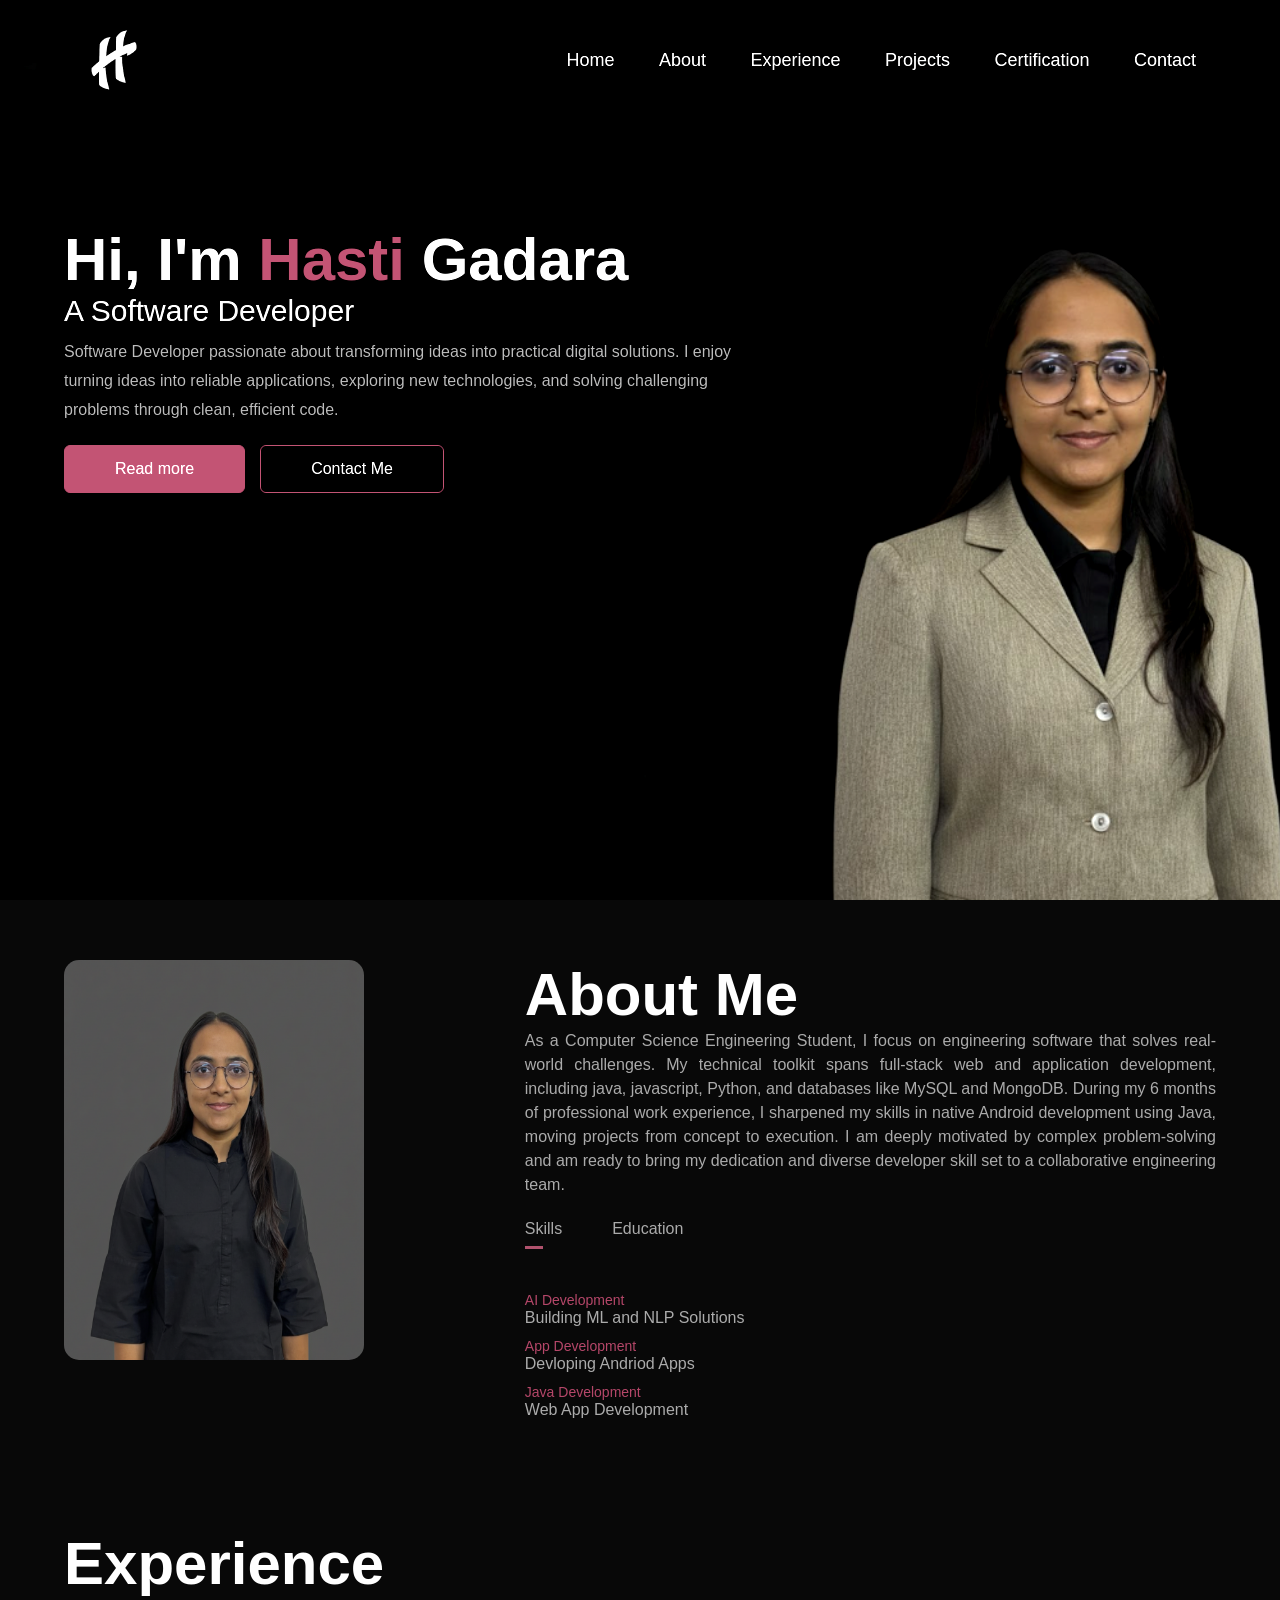
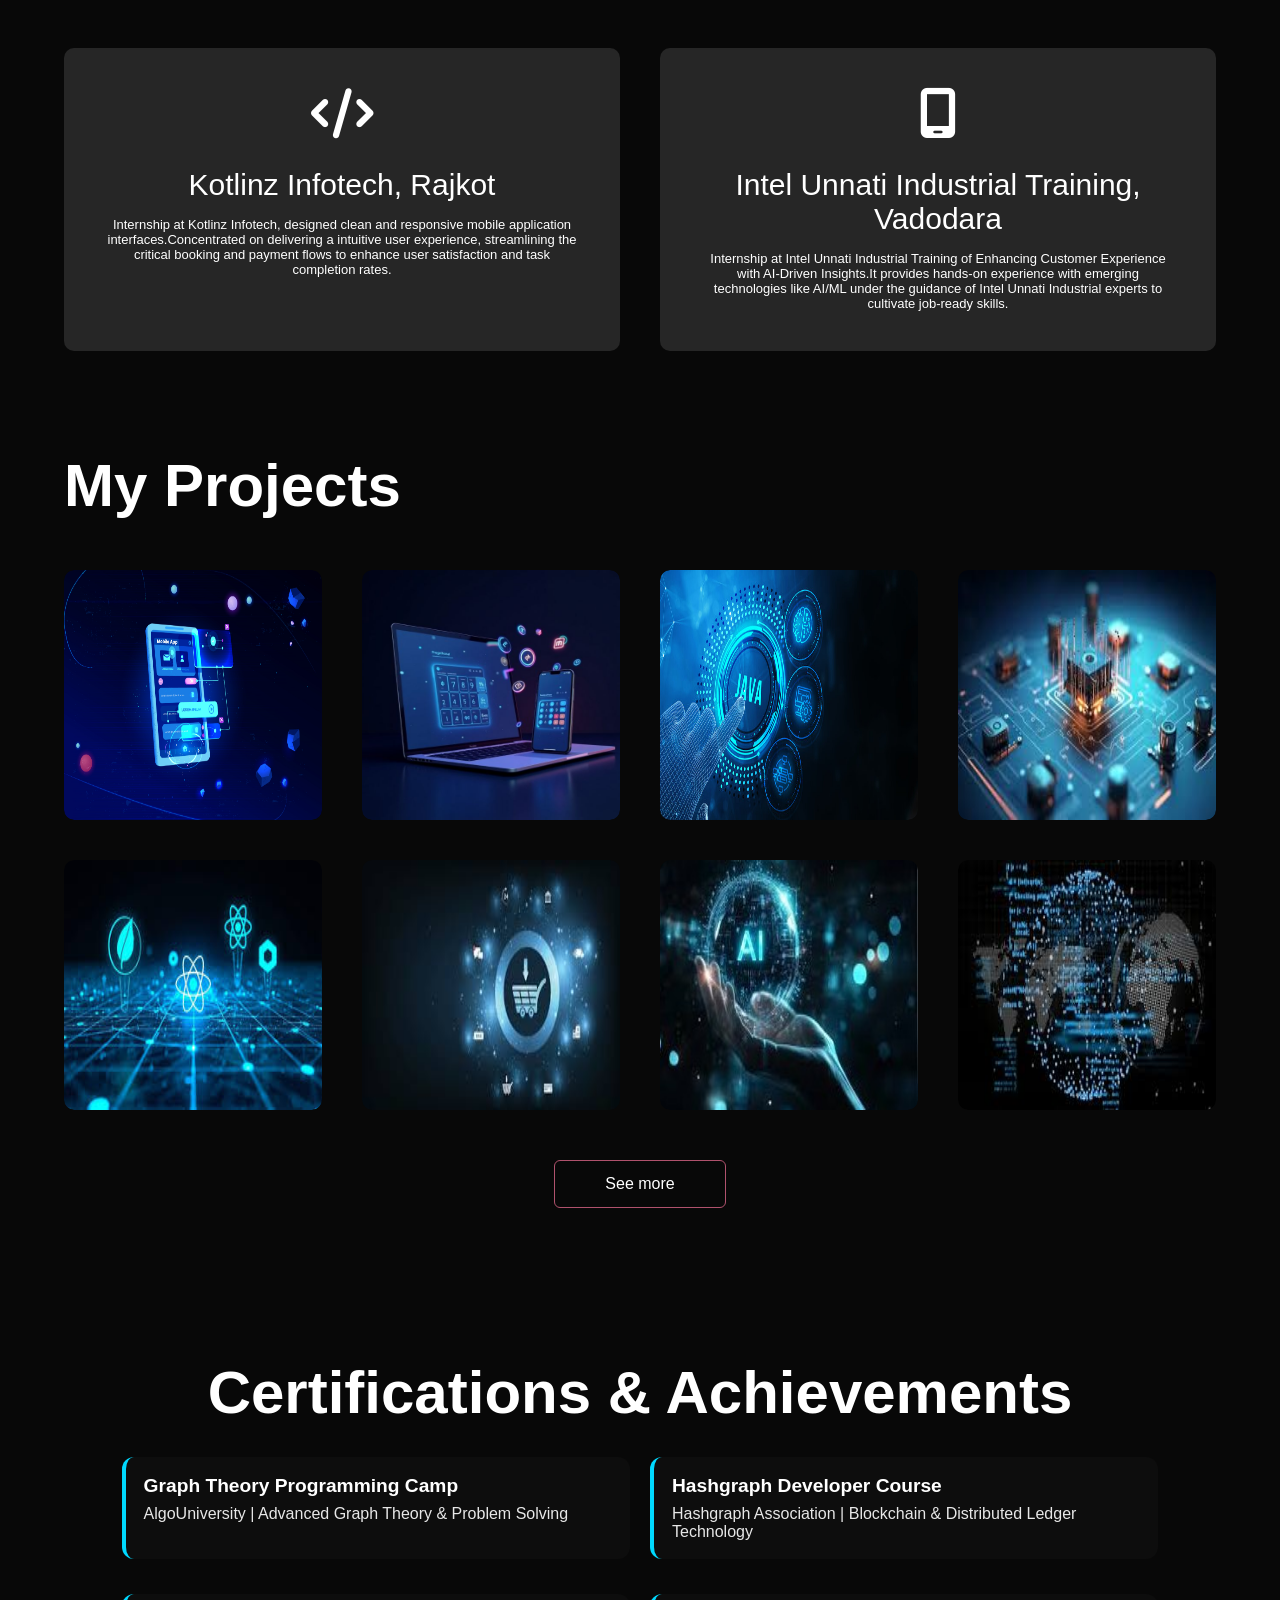
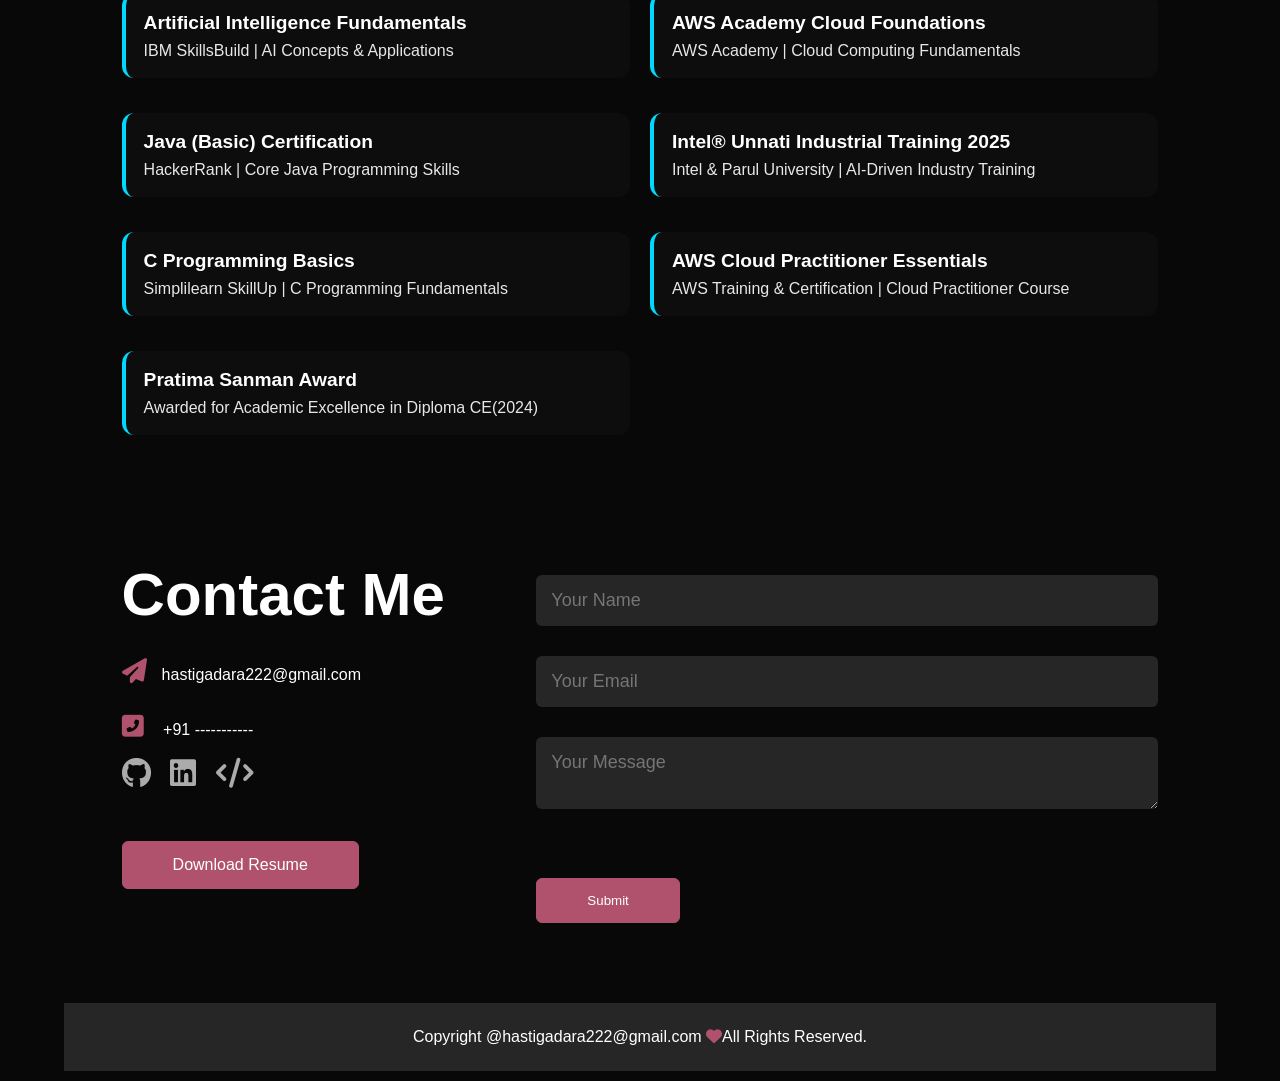
<file: index.html>
<!DOCTYPE html>
<html lang="en">
<head>
    <meta charset="UTF-8">
    <meta name="viewport" content="width=device-width, initial-scale=1.0">
    <title>Hasti's Portfolio</title>
    <link rel="stylesheet" href="style.css">
    <link rel="stylesheet"
      href="https://cdnjs.cloudflare.com/ajax/libs/font-awesome/6.5.1/css/all.min.css">

</head>
<body>
    <div id="header">
    <div class="container">
        <nav>
         <img src="images/logo.png" class="logo">
            <ul id="sidemenu">
                <li><a href="#header">Home</a></li>
                <li><a href="#about">About</a></li>
                <li><a href="#services">Experience</a></li>
                <li><a href="#portfolio">Projects</a></li>
                <li> <a href="#certification">Certification</a></li>
                <li><a href="#contact">Contact</a></li>
            <i class="fas fa-times" onclick="closemenu()"></i>
            </ul>
            <i class="fas fa-bars" onclick="openmenu()"></i>
        </nav>
       <div class="header-text">
    <h1>Hi, I'm <span>Hasti</span> Gadara</h1>
    <p>A Software Developer</p>

    <p class="pp">
        Software Developer passionate about transforming ideas into practical digital solutions.
        I enjoy turning ideas into reliable applications, exploring new technologies, and solving
        challenging problems through clean, efficient code.
    </p>
</div>
        <div class="btn-group">
         <a href="#about" class="button">Read more</a>
         <a href="#contact" class="button1">Contact Me</a>
         </div>
    </div>
    </div>
<!-- ------------------about----------------- -->

    <div id="about">
        <div class="container">
            <div class="row">
                <div class="about-col-1">
                    <img src="images/blackpic.png" alt="">
                </div>
                <div class="about-col-2">
                    <h1 class="sub-title">About Me</h1>

                    <p>As a Computer Science Engineering Student, I focus on engineering software that solves real-world challenges. My technical toolkit spans full-stack web and application development, including java, javascript, Python, and databases like MySQL and MongoDB. During my 6 months of professional work experience, I sharpened my skills in native Android development using Java, moving projects from concept to execution. I am deeply motivated by complex problem-solving and am ready to bring my dedication and diverse developer skill set to a collaborative engineering team.</p>
                    
                    <div class="tab-title">
                        <p class="tab-links active-link" onclick="opentab('skills')">Skills</p>
                        <!-- <p class="tab-links" onclick="opentab('experience')">Experience</p> -->
                        <p class="tab-links" onclick="opentab('education')">Education</p>
                    </div>
                    <div class="tab-contents active-tab" id="skills">
                        <ul>
                            <li><span>AI Development</span><br>Building ML and NLP Solutions</li>
                            <li><span>App Development</span><br>Devloping Andriod Apps</li>
                            <li><span>Java Development</span><br>Web App Development</li>
                        </ul>
                    </div>
                     <!-- <div class="tab-contents" id="experience">
                        <ul>
                            <li><span>2023-2024</span><br>Web App Development</li>
                            <li><span>2024-2025</span><br>Android App Develpoment</li>
                            <li><span>2025-current</span><br>Python App Development</li>
                        </ul>
                    </div> -->
                    <div class="tab-contents" id="education">
                        <ul>
                            <li><span>2024-2027(expected)</span><br>B.Tech in CSE(Core) from Parul University</li>
                            <li><span>2021-2024</span><br>Diploma in CE at R.K.University</li>
                            <li><span>2019-2020</span><br>GSEB 10 at G.M.Patel School</li>
                        </ul>
                    </div>
                    
                </div>
            </div>
        </div>
    </div>
    <!-- -----------services---------------- -->
 <div id="services">
    <div class="container">
        <h1 class="sub-title">Experience</h1>
        <div class="services-list">
            <div>
              <i class="fa-solid fa-code"></i>

                <h2>Kotlinz Infotech, Rajkot</h2>
                <p>Internship at Kotlinz Infotech, designed clean and responsive mobile application interfaces.Concentrated on delivering a intuitive user experience, streamlining the critical booking and payment flows to enhance user satisfaction and task completion rates.</p>
                <!-- <a href="https://www.kotlinz.com">Learn more..</a> -->
            </div>
            <div>
                 <i class="fa-solid fa-mobile-screen"></i>
                <h2>Intel Unnati Industrial Training, Vadodara</h2>
                <p>Internship at Intel Unnati Industrial Training of Enhancing Customer Experience with AI-Driven Insights.It provides hands-on experience with emerging technologies like AI/ML under the guidance of Intel Unnati Industrial experts to cultivate job-ready skills.</p>
                <!-- <a href="https://github.com/Hasti-gadara">Learn more..</a> -->
            </div>
            <!-- <div>
                <i class="fa-brands fa-app-store"></i>
                <h2>Viha Infotech, Rajkot</h2>
                <p>Internship at Viha Infotech A PHP-based food ordering project enables customers to browse menus and select items using an "Add to Cart" function. The system efficiently handles the compiled order data, transmitting the final request to the restaurant for fulfillment.</p>
                <a href="https://github.com/Hasti-gadara">Learn more..</a>
            </div> -->   
        </div>
    </div>
 </div>
<!-- ----------------portfolio------------------ -->
<div id="portfolio">
<div class="container">
    <h1 class="sub-title">My Projects</h1>
    <div class="work-list">
        <div class="work">
            <img src="images/android.jpeg" alt="">
            <div class="layer">
                <h3>Android Project</h3>
                <p>Built an Android app that enables users to book services online easily and efficiently.Focused on smooth navigation, data storage, and reliable booking workflows.</p>
                <a href="https://github.com/Hasti-gadara"><i class="fas fa-external-link-alt"></i></a>
            </div>

        </div>
       
        <div class="work">
            <img src="images/python.jpg" alt="">
             <div class="layer">
                <h3>Python Project</h3>
                <p>Created a basic calculator project in Python as part of academic coursework.Strengthened understanding of conditional logic, functions, and user input handling.</p>
                <a href="https://github.com/Hasti-gadara"><i class="fas fa-external-link-alt"></i></a>
            </div>
        </div>
       
        <div class="work">
            <img src="images/java.jpg" alt="">
             <div class="layer">
                <h3>Java Project</h3>
                <p>A Java web application for secure file upload, download, sharing, and management using Spring Boot, MySQL, and Thymeleaf.</p>
                <a href="https://github.com/Hasti-gadara"><i class="fas fa-external-link-alt"></i></a>
            </div>
        </div>
        <div class="work">
            <img src="images/iot.jpg" alt="">
             <div class="layer">
                <h3>IOT Project</h3>
                <p>A wireless LCD display system using Bluetooth that receives and displays text data transmitted from a nearby host device (like a smartphone or computer).</p>
                <a href="https://github.com/Hasti-gadara/Iot_Project"><i class="fas fa-external-link-alt"></i></a>
            </div>
        </div>

        <div class="work">
        <img src="images/mern.jpg" alt="TaskFlow Project">
        <div class="layer">
        <h3>MERN Stack Project</h3>
        <p>MERN Stack task management application with CRUD operations and task status tracking.</p>
        <a href="https://github.com/Hasti-gadara" target="_blank"><i class="fas fa-external-link-alt"></i> </a>
    </div>
</div>
        <div class="work">
            <img src="images/grocery.jpg" alt="">
            <div class="layer">
                <h3>Android Project</h3>
                <p>Android application for managing grocery items, quantities, pricing, and shopping lists efficiently.</p>                <a href="https://github.com/Hasti-gadara"><i class="fas fa-external-link-alt"></i></a>
            </div>
        </div>

        <div class="work">
            <img src="images/aiml.jpg" alt="">
            <div class="layer">
                <h3>AI/ML Project</h3>
                <p>Eye-tracking system using Python, MediaPipe, and OpenCV for hands-free mouse and media control.</p>
                <a href="https://github.com/Hasti-gadara"><i class="fas fa-external-link-alt"></i></a>
            </div>

        </div>
         <div class="work">
            <img src="images/ytpython.jpg" alt="">
             <div class="layer">
                 <h3>Python Project</h3>
                <p>AI tool for extracting YouTube transcripts and generating intelligent video summaries.</p>
                <a href="https://github.com/Hasti-gadara"><i class="fas fa-external-link-alt"></i></a>
            </div>
        </div>
    </div>
    <a href="https://github.com/Hasti-gadara" class="btn">See more</a>
</div>
</div>

<!-- -----------certification---------- -->
 <div id="certification">
<div class="container">
 <section id="certifications">
    <h1 class="sub-title">Certifications & Achievements</h1>

    <div class="certificates-grid">

        <div class="certificate">
            <h4>Graph Theory Programming Camp</h4>
            <p>AlgoUniversity | Advanced Graph Theory & Problem Solving</p>
        </div>

        <div class="certificate">
            <h4>Hashgraph Developer Course</h4>
            <p>Hashgraph Association | Blockchain & Distributed Ledger Technology</p>
        </div>

        <div class="certificate">
            <h4>Artificial Intelligence Fundamentals</h4>
            <p>IBM SkillsBuild | AI Concepts & Applications</p>
        </div>

        <div class="certificate">
            <h4>AWS Academy Cloud Foundations</h4>
            <p>AWS Academy | Cloud Computing Fundamentals</p>
        </div>

        <div class="certificate">
            <h4>Java (Basic) Certification</h4>
            <p>HackerRank | Core Java Programming Skills</p>
        </div>

        <div class="certificate">
            <h4>Intel® Unnati Industrial Training 2025</h4>
            <p>Intel & Parul University | AI-Driven Industry Training</p>
        </div>

        <div class="certificate">
            <h4>C Programming Basics</h4>
            <p>Simplilearn SkillUp | C Programming Fundamentals</p>
        </div>

        <div class="certificate">
            <h4>AWS Cloud Practitioner Essentials</h4>
            <p>AWS Training & Certification | Cloud Practitioner Course</p>
        </div>

       <div class="certificate">
    <h4>Pratima Sanman Award</h4>
    <p>Awarded for Academic Excellence in Diploma CE(2024)</p>
</div>

    </div>
</section>
<!-- -----------contact---------- -->

<div id="contact">
    <div class="container">
        <div class="row">
            <div class="contact-left">
                <h1 class="sub-title">Contact Me</h1>
                <p><i class="fas fa-paper-plane"></i>hastigadara222@gmail.com</p>
                <p><i class="fas fa-phone-square-alt"></i>
                +91 -----------</p><br>
                <div class="social-icons">
                    <!-- <a href="https://facebook.com/"><i class="fab fa-facebook"></i></a> -->
                   <a href="https://github.com/Hasti-gadara" target="_blank">
                <i class="fab fa-github"></i>
                 </a>

                <a href="https://www.linkedin.com/in/hasti-gadara-633a54268/" target="_blank">
                <i class="fab fa-linkedin"></i>
                 </a>

                <a href="https://leetcode.com/u/Hasti_Gadara/" target="_blank">
                    <i class="fa-solid fa-code"></i>
                </a>
                    <!-- <a href="https://instragram.com"><i class="fab fa-instagram"></i></a> -->
                </div>
                <a href="images/software_developer_resume...pdf" download class="btn btn2">Download Resume</a>
            </div>
            <div class="contact-right">
                <form name="submit-to-google-sheet">
                    <input type="text" name="Name" placeholder="Your Name" Required>
                    <input type="email" name="Email"
                    placeholder="Your Email" required>
                    <textarea name="Message" row="6" placeholder="Your Message"></textarea>
                    <button type="submit" class="btn btn2">Submit</button>
                </form>
                <span id="msg"></span>
            </div>
        </div>
    </div>
    <div class="copyright">
        <p>Copyright @hastigadara222@gmail.com <i class="fas fa-heart"></i>All Rights Reserved.</p>
    </div>
</div>








    <script>
        var tablinks=document.getElementsByClassName("tab-links");
        var tabcontents=document.getElementsByClassName("tab-contents");

        function opentab(tabname){
            for(tablink of tablinks){
                tablink.classList.remove("active-link");
            }
            for(tabcontent of tabcontents){
                tabcontent.classList.remove("active-tab");
            }
            event.currentTarget.classList.add("active-link");
            document.getElementById(tabname).classList.add("active-tab");
        }
    </script>
    <script>

        var sidemenu = document.getElementById("sidemenu");
        function openmenu(){
            sidemenu.style.right="0";
        }
        function closemenu(){
            sidemenu.style.right="-200px";
        }
    </script>
    
<script>
  const scriptURL = 'https://script.google.com/macros/s/AKfycbxKOsfvscXpV-VJnpqY3-cMlGBs4y2k2t1B_YzMz3UlU47vTKEiwbue-ughiNVMssx5kw/exec'
  const form = document.forms['submit-to-google-sheet']
  const msg=document.getElementById("msg");


 form.addEventListener('submit', function (e) {
    e.preventDefault(); // ❗ stops page reload

    msg.innerHTML = "Sending...";
    msg.style.color = "blue";

    fetch(scriptURL, { method: 'POST', body: new FormData(form) })
      .then(() => {
        msg.innerHTML = "Message sent successfully ✅";
        msg.style.color = "green";

        setTimeout(() => {
          msg.innerHTML = "";
        }, 5000);

        form.reset();
      })
      .catch(() => {
        msg.innerHTML = "Failed to send ❌";
        msg.style.color = "red";
      });
  });
</script>


</body>
</html>
</file>
<file: style.css>
*{
    margin:0;
    padding:0;
    font-family: 'Poppins',sans-serif;
    box-sizing: border-box;
}
html{
    scroll-behavior: smooth;
}
body{
    background-color: #080808;
    color:#fff;
}

#header{
    width:100%;
    height:100vh;
    background-image:url(images/photo.png);
    background-position:center;
    background-size:cover;
    background-repeat:no-repeat;
    filter:contrast(1.1) brightness(1.08);
}
.container{
    padding: 10px 5% ;
}
nav{
    display: flex;
    align-items: center;
    justify-content: space-between;
    flex-wrap: wrap;
}
.logo{
    width: 100px;

}
.pp {
    font-size: 16px;
    font-weight: normal;
    line-height: 1.6;
    color: #ababab;
    padding-top: 10px;
}
.header-text .pp{
    text-align:left;
    line-height:1.8;
    max-width:700px;
}

nav ul li{
    display: inline-block;
    list-style: none;
    margin: 10px 20px;
}
nav ul li a{
    color: #fff;
    text-decoration: none;
    font-size: 18px;
    position: relative;
}

nav ul li a::after{
    content: '';
    width: 0;
    height: 3px;
    background: #ff00b3;
    position: absolute;
    left: 0;
    bottom: -6px;
    transition: 0.5s;;
}
nav ul li a:hover::after{
    width: 100%;
}
.header-text{
    margin-top: 10%;
    font-size: 30px;

}
.header-text h1{
    font-size: 60px;
    margin-top: 20px;
}
.header-text h1 span{
    color:#b0526d;
}
.btn-group {
    display: flex;
    gap: 15px;        
    margin-top: 20px;
}

.button {
    display: inline-block;
    background: #b0526d;          
    border: 1px solid #b0526d;
    padding: 14px 50px;
    border-radius: 6px;
    text-decoration: none;
    color: #fff;
    transition: background 0.3s, color 0.3s;
}
.button1 {
     display: inline-block;  
    border: 1px solid #b0526d;
    padding: 14px 50px;
    border-radius: 6px;
    text-decoration: none;
    color: #fff;
    transition: background 0.5s;
}


/* -----------------about---------- */
#about{
    padding: 50px 0;
    color:#ababab;  
}
.row{
    display: flex;
    justify-content: space-between;
    flex-wrap: wrap;

}
.about-col-1{
    flex-basis: 15%;
}
.about-col-1 img{
    width: 300px;
    height: 400px;
    border-radius: 15px;
}
.about-col-2{
   flex-basis: 60%;
    
}
.about-col-2{
    display:flex;
    flex-direction:column;
    justify-content:center;
}

.about-col-2 p{
    text-align:justify;
    line-height:1.5;
    font-size:16px;
}
.sub-title{
    font-size: 60px;
    font-weight: 600;
    color: #fff;
    
}
.tab-title{
    display: flex;
    margin: 20px 0 40px;
}
.tab-links{
    margin-right: 50px;
    font-size: 18px;
    font-weight: 500;
    cursor: pointer;
    position: relative;
}
.tab-links::after{
    content: '';
    width: 0;
    height: 3px;
    background: #b0526d;
    position: absolute;
    left: 0;
    bottom: -8px;
    transition: 0.5s;
}
.tab-links.active-link::after{
    width: 50%;
}
.tab-contents ul li{
    list-style: none;
    margin:10px 0;
}
.tab-contents ul li span{
    color:#b54769;
    font-size: 14px;
}
.tab-contents{
    display: none;
}
.tab-contents.active-tab{
    display: block;
}
/* ----------------services------------- */

#services{
    padding: 30px 0;
}
.services-list{
    display: grid;
    grid-template-columns: repeat(auto-fit,minmax(250px,1fr));
    grid-gap: 40px;
    margin-top: 50px;
    text-align: center;
}
.services-list div{
    background: #262626;
    padding: 40px;
    font-size: 13px;
    font-weight: 300;
    border-right: 10px;
    transition: background 0.5s,transform 0.5s;
    border-radius: 10px;
}
.services-list div i{
    font-size: 50px;
    margin-bottom: 30px;
    
}
.services-list div h2{
    font-size: 30px;
    font-weight: 500;
    margin-bottom: 15px;
}
.services-list div a{
    text-decoration: none;
    color:#fff;
    font-size: 12px;
    margin-top: 20px;
    display: inline-block;
}

.services-list div:hover{
    background: #b0526d;
    transform: translateY(-10px);
}
/* ------------------portfolio------------- */

#portfolio{
    padding: 50px 0;
}

.work-list{
   display: grid;
    grid-template-columns: repeat(auto-fit,minmax(250px,1fr));
    grid-gap: 40px;
    margin-top: 50px; 
}
.work{
    border-radius: 10px;
    position: relative;
    overflow: hidden;
}

.work img{
    width: 100%;
    height: 250px;
    border-radius: 10px;
    display: block;
    transition: transform 0.5s;
}
.layer{
    width: 100%;
    height: 0;
    background: linear-gradient(rgba(0,0,0,0.6),#b0526d);
    border-radius: 10px;
    position: absolute;
    left: 0;
    bottom: 0;
    overflow: hidden;
    display: flex;
    align-items: center;
    justify-content: center;
    flex-direction: column;
    padding: 0 40px;
    text-align: center;
    font-size: 14px;
    transition: height 0.5s;
}

.layer h3{
    font-weight: 500;
    margin-bottom: 20px;
}
.layer a{
    margin-top: 20px;
    color: #b0526d;
    text-decoration: none;
    font-size: 18px;
    line-height: 60px;
    background: #fff;
    width: 80px;
    height: 60px;
    border-radius: 50%;
    text-align: center;
}

.work:hover img{
    transform:scale(1.1);
}

.work:hover .layer{
    height: 100%;
}
.btn{
    display: block;
    margin: 50px auto;
    width: fit-content;
    border: 1px solid #b0526d;
    padding: 14px 50px;
    border-radius: 6px;
    text-decoration: none;
    color: #fff;
    transition: background 0.5s;
    
}
.btn:hover{
    background: #b0526d;

}
/* --------------certification--------------------*/
#certifications{
    padding:30px 5%;
     margin-bottom:70px;
}

#certifications h1{
    text-align:center;
    margin-bottom:30px;
}

.certificates-grid{
    display:grid;
    grid-template-columns:repeat(2,1fr);
    gap:20px;
}

.certificate{
    background:#0d0d0d;
    border-left:4px solid #00d9ff;
    padding:18px;
    border-radius:12px;
    transition:.3s;
    margin-bottom: 15px;
}

.certificate:hover{
    transform:translateY(-5px);
}

.certificate h4{
    margin-bottom:8px;
    font-size:1.2rem;
}

.certificate p{
    margin:0;
    opacity:.9;
}

@media(max-width:768px){
    .certificates-grid{
        grid-template-columns:1fr;
    }
}
/* ----------------contact------------ */

.contact-left{
    flex-basis:35%;

}
.contact-right{
    flex-basis: 60%;
}
.contact-left p{
    margin-top: 30px;
}
.contact-left p i{
    color:#b0526d;
    margin-right: 15px;
    font-size: 25px;
}
.contact-icons{
    margin-top: 30px;
}
.social-icons a{
    text-decoration: none;
    font-size: 30px;
    margin-right: 15px;
    color: #ababab;
    display:inline-block;
    transition: transform 0.5s;
}
.social-icons a:hover{
    color: #b0526d;
    transform: translateY(-5px);
}
.btn.btn2{
    display: inline-block;
    background: #b0526d;
}
.contact-right form{
    width: 100%;
}
form input,form textarea{
    width: 100%;
    border: 0;
    outline: none;
    background: #262626;
    padding: 15px;
    margin: 15px 0;
    color:#fff;
    font-size: 18px;
    border-radius: 6px;
}
form btn2{
    padding: 14px 60px;
    font-size: 18px;
    margin-top: 20px;
    cursor: pointer;
}
.copyright{
    width: 100%;
    text-align: center;
    padding: 25px 0;
    background: #262626;
    font-weight: 300;
    margin-top: 20px;
}
.copyright i{
    color: #b0526d;
}

/* ---------------css for small screen --------------- */
nav .fas{
    display: none;
}

@media only screen and (max-width:700px){
    /* #header{
        background-image: url(images/photo1.png); 
    } */
    .header-text{
        margin-top: 20%;
        font-size: 16px;
    }
    .header-text h1{
        font-size: 30px;
    }
    .header-text .pp{
        margin-top: 4%;
         text-align: left;
         line-height:1.5;
        max-width:300px;
        
    }
    nav .fas{
    display: block;
    font-size: 25px;
    margin-bottom: 10%;
    }
   
    nav ul{
        background: #b0526d;
        position: fixed;
        top:0;
        right: -200px;
        width: 200px;
        height: 100vh;
        padding-top: 50px;
        z-index: 2;
        transition: right 0.5s;
    }
    nav ul li{
        display: block;
        margin: 25px;
    }
    nav ul .fas{
        position: absolute;
        top: 25px;
        left: 25px;
        cursor: pointer;
        margin-bottom: 10%;
    }
    
    .btn-group{
    margin-top:40px; /* space above buttons */
    display:flex;
    gap:20px;
    flex-wrap:wrap;
}
    .sub-title{
        font-size: 40px;
        margin-top: 10%;
    }
    .about-col-1, .about-col-2{
        flex-basis: 100%;
    }
    .about-col-1{
        margin-bottom: 30px;
    }
    .about-col-2{
        font-size: 14px;
    }
    .tab-links{
        font-size: 16px;
        margin-right: 20px;
    }
    .contact-left , .contact-right{
        flex-basis: 100%;
    }
    .copyright{
        font-size: 14px;
    }
    #msg{
    color: #61b752;
    margin-top: -40px;
    display: block;
}


   #header{
     min-height:100vh;
    width:100%;
    background-image:url("images/photo.png");
    
    background-repeat:no-repeat;
    background-position:right top 38%;
    background-size:contain;
}
}
</file>
